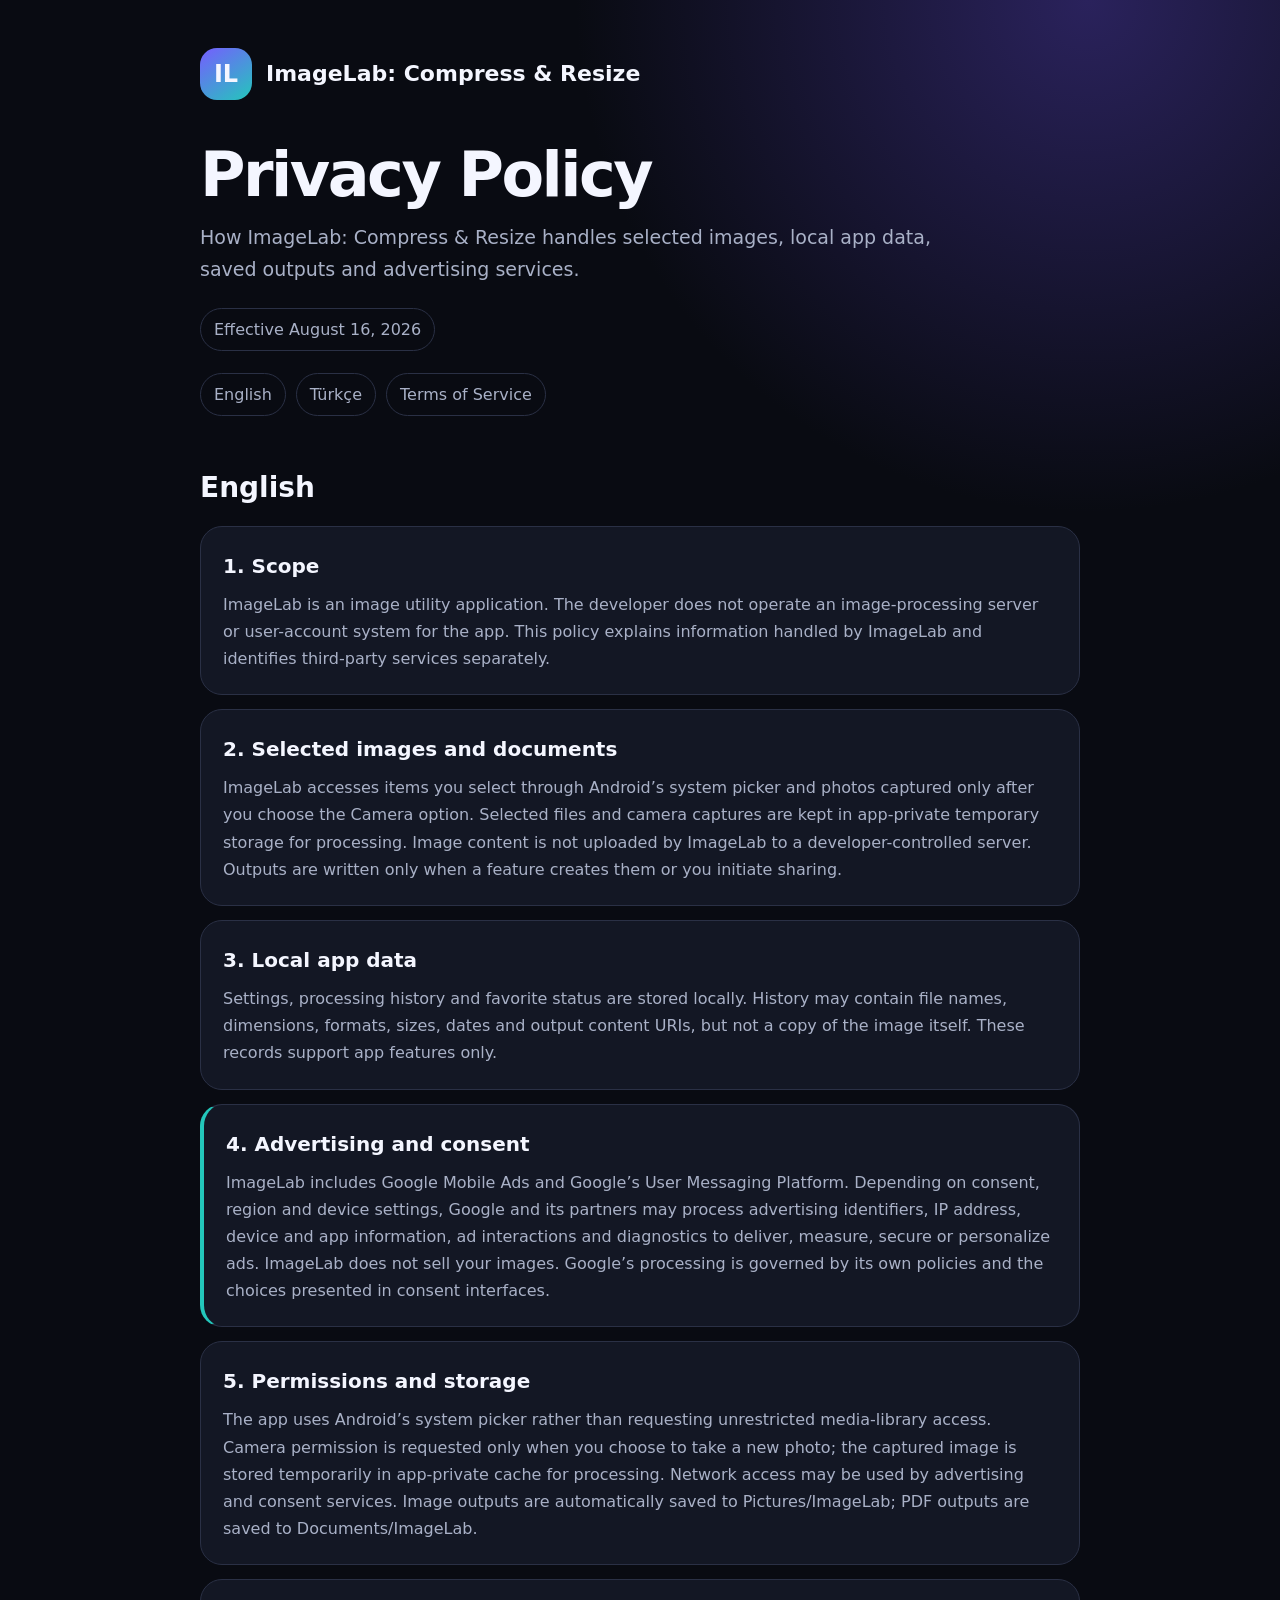
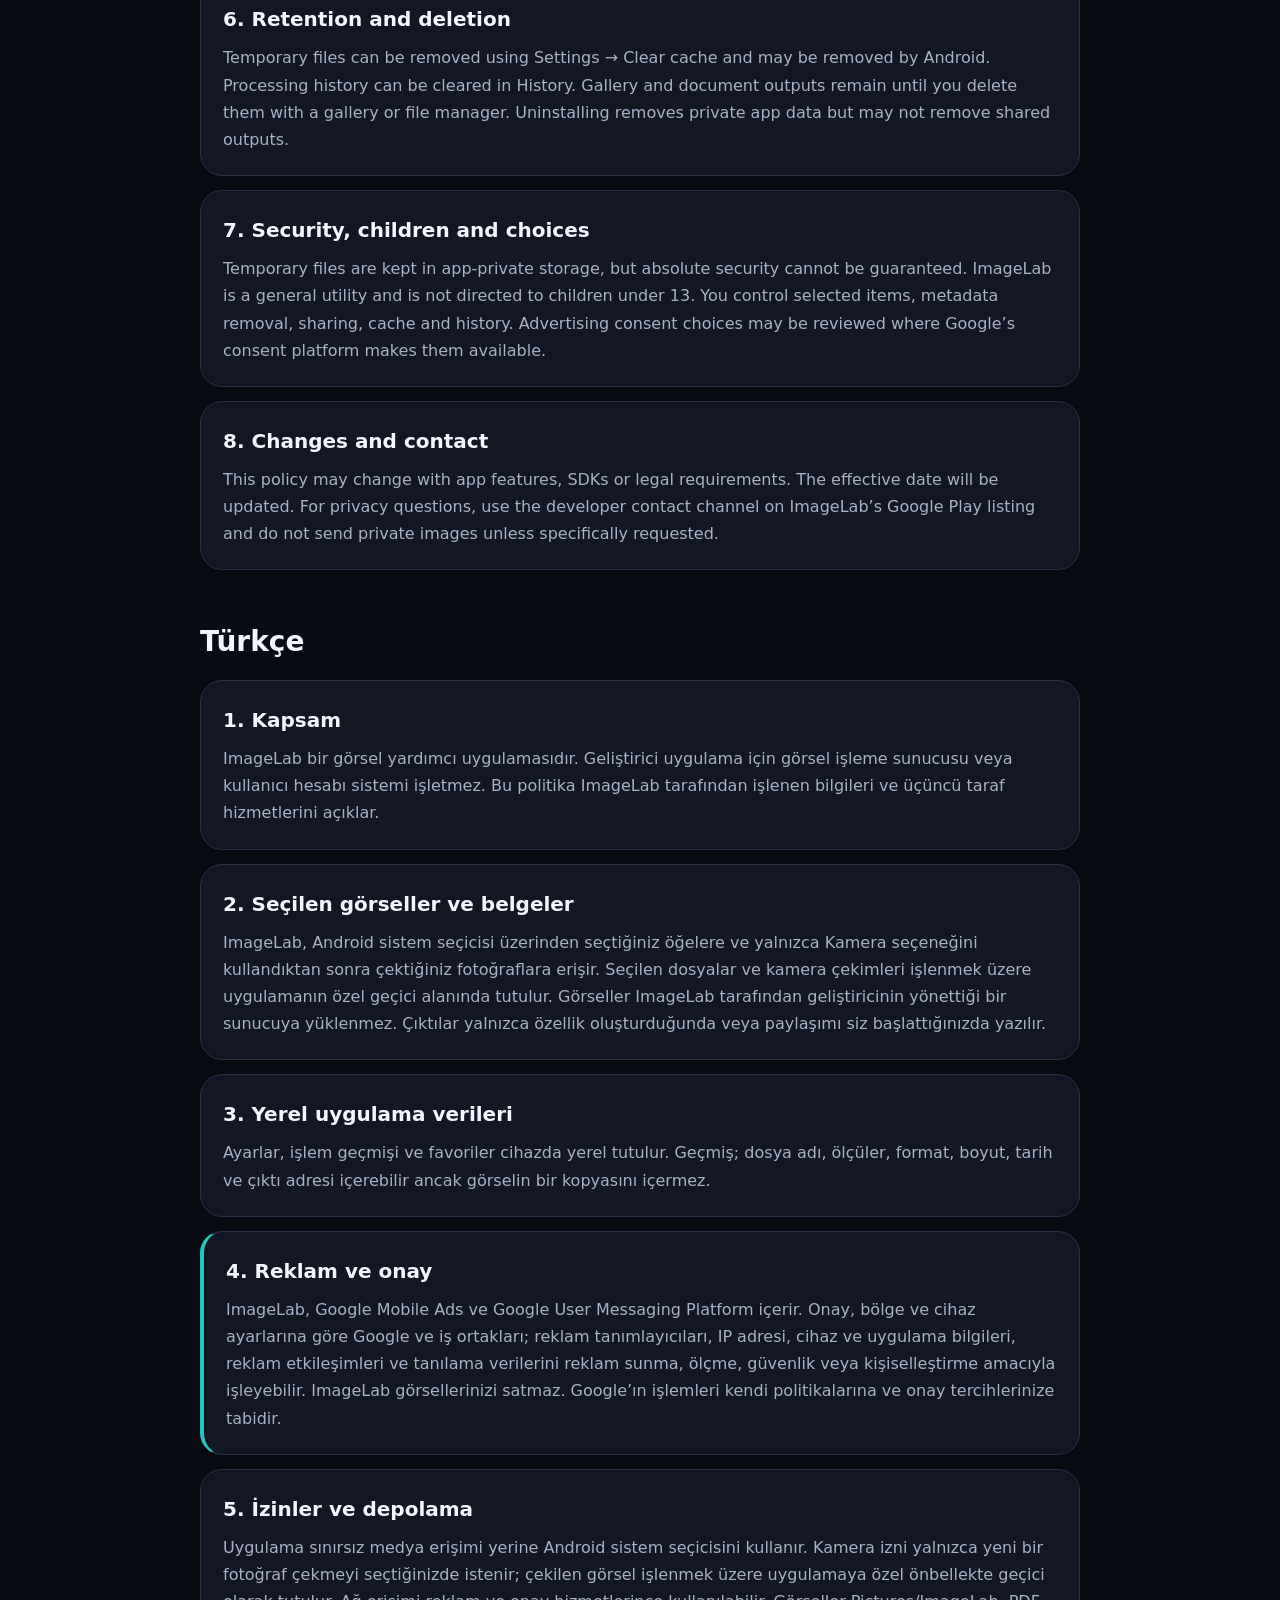
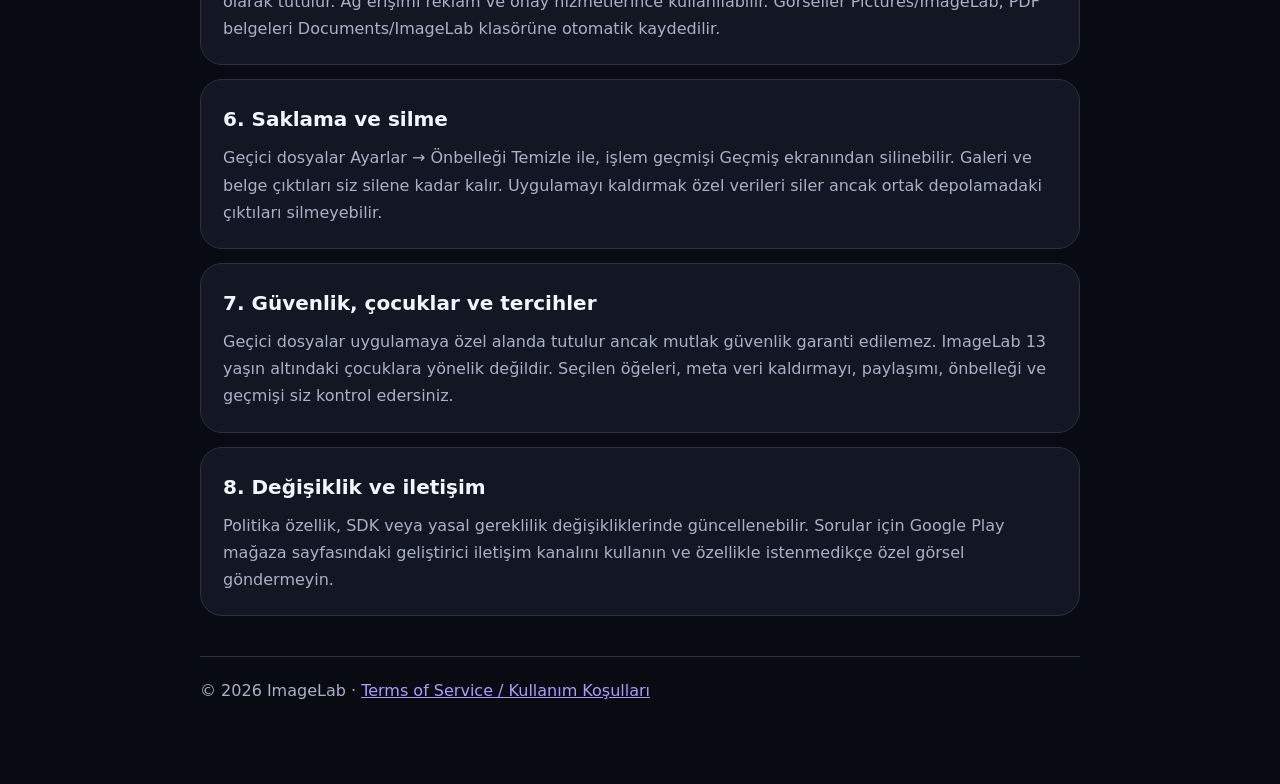
<file: index.html>
<!doctype html><html lang="en"><head><meta charset="utf-8"><meta name="viewport" content="width=device-width,initial-scale=1"><title>ImageLab: Compress &amp; Resize Privacy Policy</title><meta name="description" content="Privacy Policy for ImageLab: Compress &amp; Resize"><link rel="stylesheet" href="styles.css"></head><body><main>
<header><div class="brand"><div class="mark">IL</div><div><strong>ImageLab: Compress &amp; Resize</strong></div></div><h1>Privacy Policy</h1><p class="lead">How ImageLab: Compress &amp; Resize handles selected images, local app data, saved outputs and advertising services.</p><div class="meta"><span class="pill">Effective August 16, 2026</span></div><nav class="langnav"><a href="#english">English</a><a href="#turkce">Türkçe</a><a href="terms-of-service.html">Terms of Service</a></nav></header>
<h2 class="language-title" id="english">English</h2>
<section><h2>1. Scope</h2><p>ImageLab is an image utility application. The developer does not operate an image-processing server or user-account system for the app. This policy explains information handled by ImageLab and identifies third-party services separately.</p></section>
<section><h2>2. Selected images and documents</h2><p>ImageLab accesses items you select through Android’s system picker and photos captured only after you choose the Camera option. Selected files and camera captures are kept in app-private temporary storage for processing. Image content is not uploaded by ImageLab to a developer-controlled server. Outputs are written only when a feature creates them or you initiate sharing.</p></section>
<section><h2>3. Local app data</h2><p>Settings, processing history and favorite status are stored locally. History may contain file names, dimensions, formats, sizes, dates and output content URIs, but not a copy of the image itself. These records support app features only.</p></section>
<section class="notice"><h2>4. Advertising and consent</h2><p>ImageLab includes Google Mobile Ads and Google’s User Messaging Platform. Depending on consent, region and device settings, Google and its partners may process advertising identifiers, IP address, device and app information, ad interactions and diagnostics to deliver, measure, secure or personalize ads. ImageLab does not sell your images. Google’s processing is governed by its own policies and the choices presented in consent interfaces.</p></section>
<section><h2>5. Permissions and storage</h2><p>The app uses Android’s system picker rather than requesting unrestricted media-library access. Camera permission is requested only when you choose to take a new photo; the captured image is stored temporarily in app-private cache for processing. Network access may be used by advertising and consent services. Image outputs are automatically saved to Pictures/ImageLab; PDF outputs are saved to Documents/ImageLab.</p></section>
<section><h2>6. Retention and deletion</h2><p>Temporary files can be removed using Settings → Clear cache and may be removed by Android. Processing history can be cleared in History. Gallery and document outputs remain until you delete them with a gallery or file manager. Uninstalling removes private app data but may not remove shared outputs.</p></section>
<section><h2>7. Security, children and choices</h2><p>Temporary files are kept in app-private storage, but absolute security cannot be guaranteed. ImageLab is a general utility and is not directed to children under 13. You control selected items, metadata removal, sharing, cache and history. Advertising consent choices may be reviewed where Google’s consent platform makes them available.</p></section>
<section><h2>8. Changes and contact</h2><p>This policy may change with app features, SDKs or legal requirements. The effective date will be updated. For privacy questions, use the developer contact channel on ImageLab’s Google Play listing and do not send private images unless specifically requested.</p></section>
<h2 class="language-title" id="turkce">Türkçe</h2>
<section><h2>1. Kapsam</h2><p>ImageLab bir görsel yardımcı uygulamasıdır. Geliştirici uygulama için görsel işleme sunucusu veya kullanıcı hesabı sistemi işletmez. Bu politika ImageLab tarafından işlenen bilgileri ve üçüncü taraf hizmetlerini açıklar.</p></section>
<section><h2>2. Seçilen görseller ve belgeler</h2><p>ImageLab, Android sistem seçicisi üzerinden seçtiğiniz öğelere ve yalnızca Kamera seçeneğini kullandıktan sonra çektiğiniz fotoğraflara erişir. Seçilen dosyalar ve kamera çekimleri işlenmek üzere uygulamanın özel geçici alanında tutulur. Görseller ImageLab tarafından geliştiricinin yönettiği bir sunucuya yüklenmez. Çıktılar yalnızca özellik oluşturduğunda veya paylaşımı siz başlattığınızda yazılır.</p></section>
<section><h2>3. Yerel uygulama verileri</h2><p>Ayarlar, işlem geçmişi ve favoriler cihazda yerel tutulur. Geçmiş; dosya adı, ölçüler, format, boyut, tarih ve çıktı adresi içerebilir ancak görselin bir kopyasını içermez.</p></section>
<section class="notice"><h2>4. Reklam ve onay</h2><p>ImageLab, Google Mobile Ads ve Google User Messaging Platform içerir. Onay, bölge ve cihaz ayarlarına göre Google ve iş ortakları; reklam tanımlayıcıları, IP adresi, cihaz ve uygulama bilgileri, reklam etkileşimleri ve tanılama verilerini reklam sunma, ölçme, güvenlik veya kişiselleştirme amacıyla işleyebilir. ImageLab görsellerinizi satmaz. Google’ın işlemleri kendi politikalarına ve onay tercihlerinize tabidir.</p></section>
<section><h2>5. İzinler ve depolama</h2><p>Uygulama sınırsız medya erişimi yerine Android sistem seçicisini kullanır. Kamera izni yalnızca yeni bir fotoğraf çekmeyi seçtiğinizde istenir; çekilen görsel işlenmek üzere uygulamaya özel önbellekte geçici olarak tutulur. Ağ erişimi reklam ve onay hizmetlerince kullanılabilir. Görseller Pictures/ImageLab, PDF belgeleri Documents/ImageLab klasörüne otomatik kaydedilir.</p></section>
<section><h2>6. Saklama ve silme</h2><p>Geçici dosyalar Ayarlar → Önbelleği Temizle ile, işlem geçmişi Geçmiş ekranından silinebilir. Galeri ve belge çıktıları siz silene kadar kalır. Uygulamayı kaldırmak özel verileri siler ancak ortak depolamadaki çıktıları silmeyebilir.</p></section>
<section><h2>7. Güvenlik, çocuklar ve tercihler</h2><p>Geçici dosyalar uygulamaya özel alanda tutulur ancak mutlak güvenlik garanti edilemez. ImageLab 13 yaşın altındaki çocuklara yönelik değildir. Seçilen öğeleri, meta veri kaldırmayı, paylaşımı, önbelleği ve geçmişi siz kontrol edersiniz.</p></section>
<section><h2>8. Değişiklik ve iletişim</h2><p>Politika özellik, SDK veya yasal gereklilik değişikliklerinde güncellenebilir. Sorular için Google Play mağaza sayfasındaki geliştirici iletişim kanalını kullanın ve özellikle istenmedikçe özel görsel göndermeyin.</p></section>
<footer>© 2026 ImageLab · <a href="terms-of-service.html">Terms of Service / Kullanım Koşulları</a></footer></main></body></html>
</file>
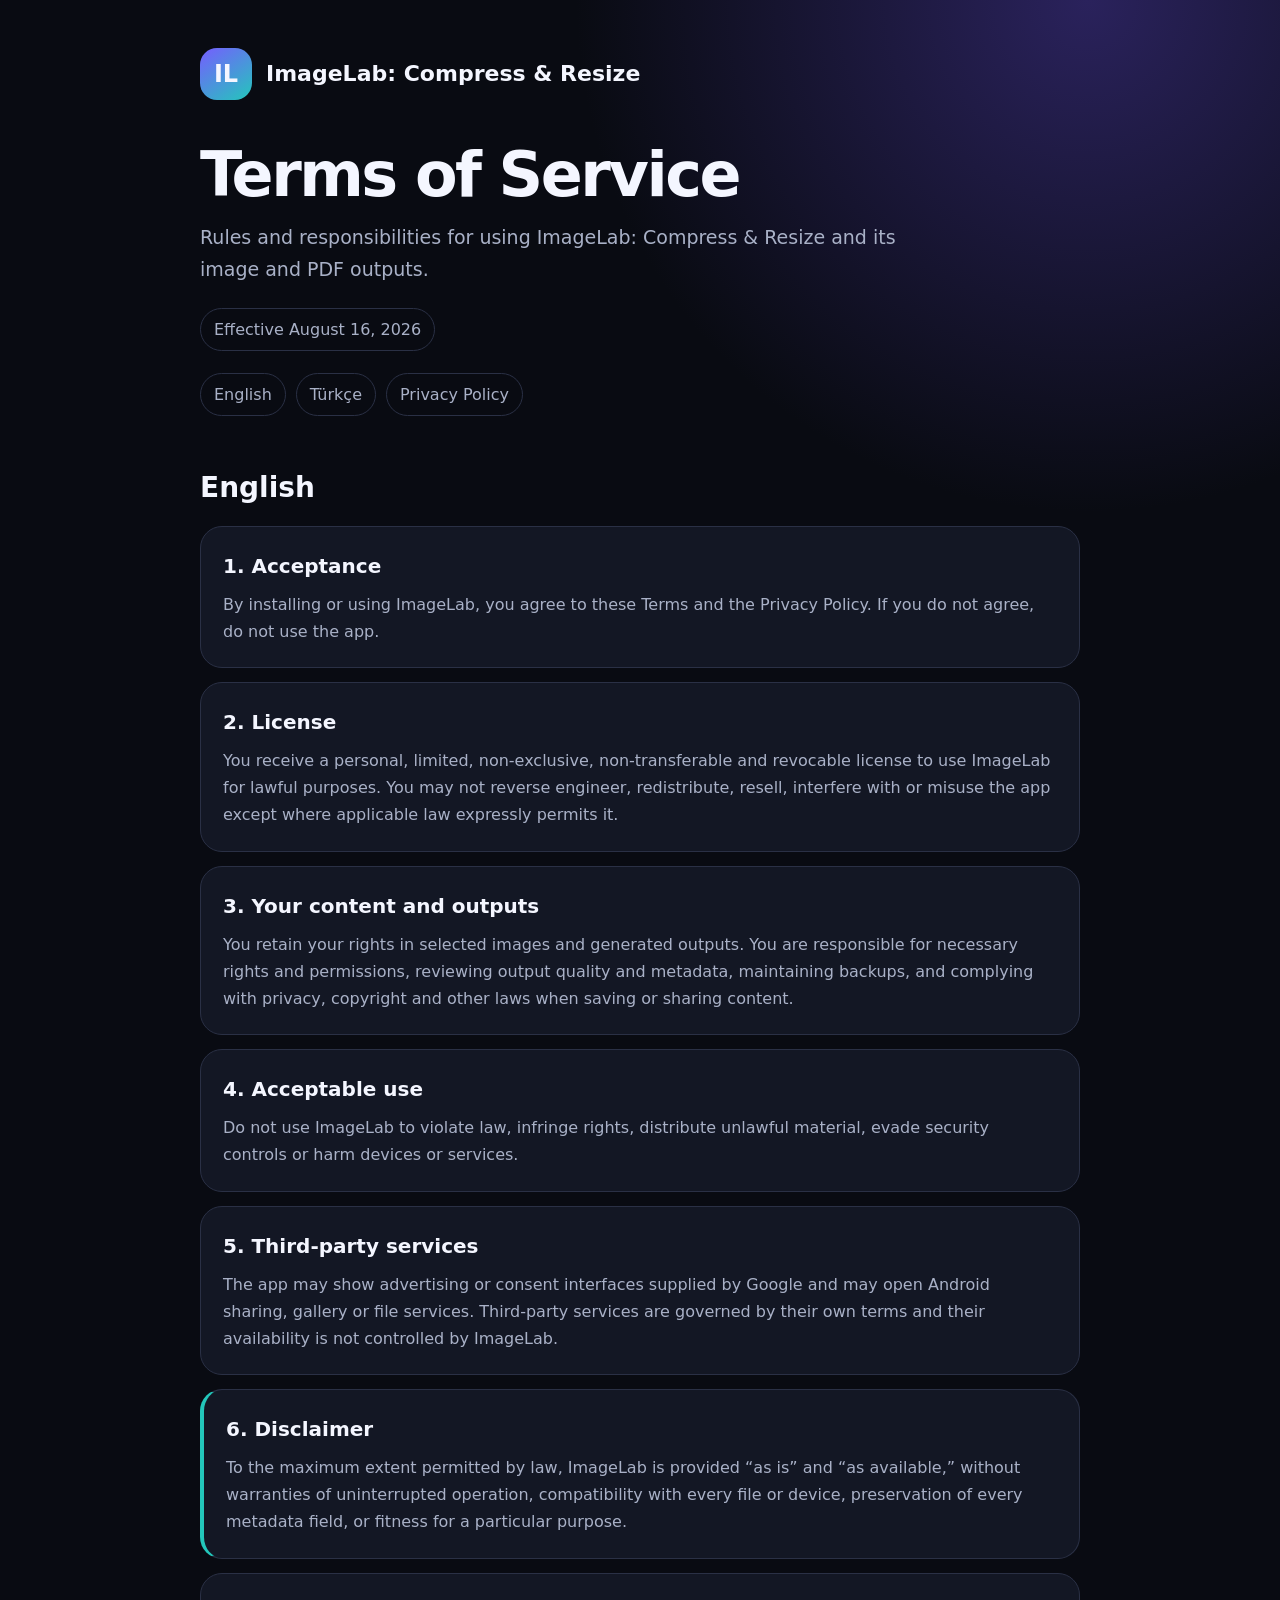
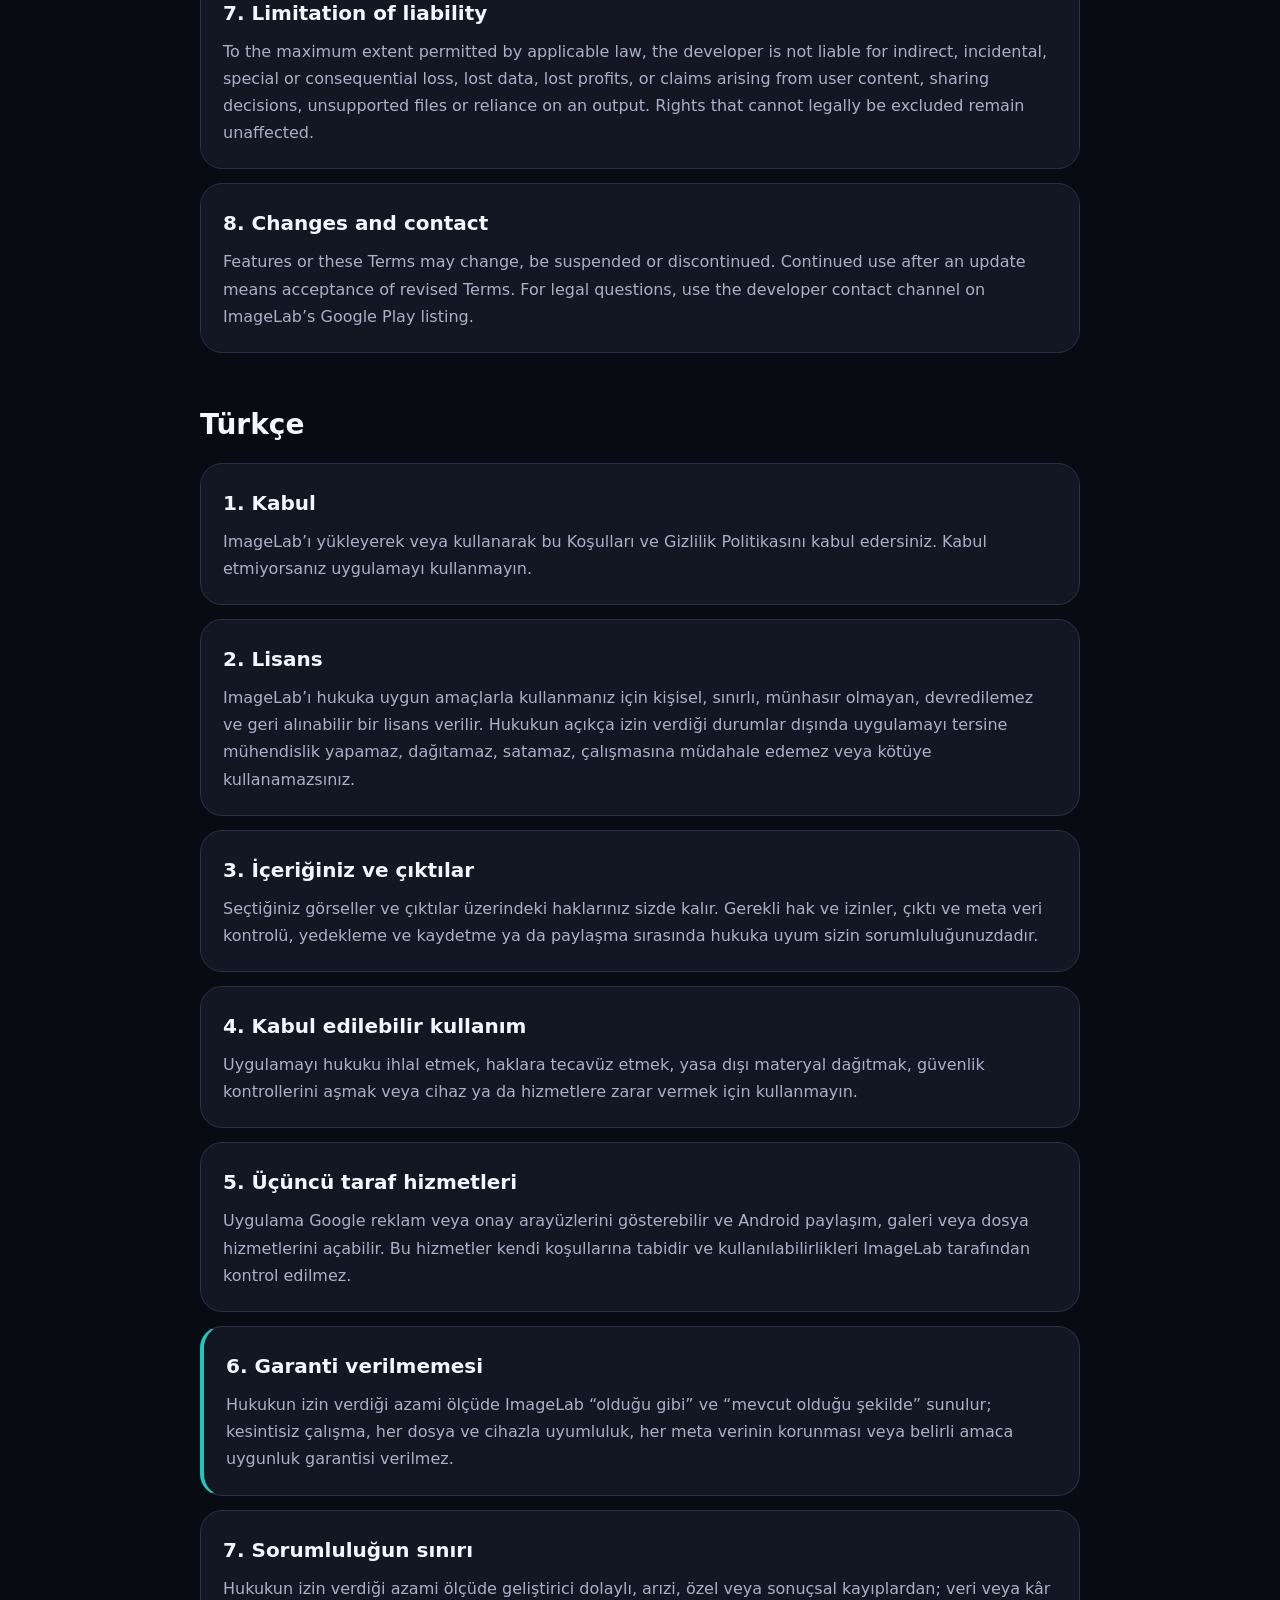
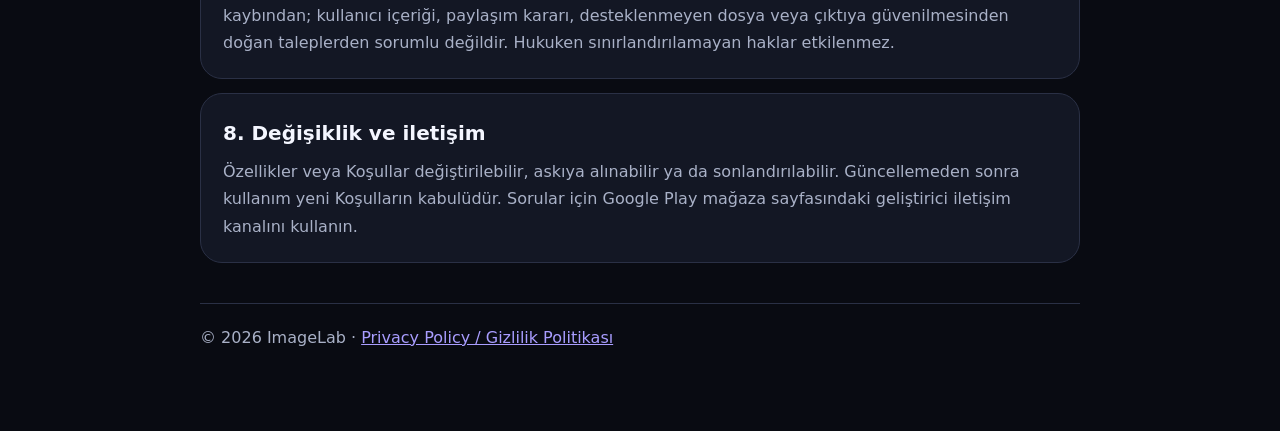
<file: terms-of-service.html>
<!doctype html><html lang="en"><head><meta charset="utf-8"><meta name="viewport" content="width=device-width,initial-scale=1"><title>ImageLab: Compress &amp; Resize Terms of Service</title><meta name="description" content="Terms of Service for ImageLab: Compress &amp; Resize"><link rel="stylesheet" href="styles.css"></head><body><main>
<header><div class="brand"><div class="mark">IL</div><div><strong>ImageLab: Compress &amp; Resize</strong></div></div><h1>Terms of Service</h1><p class="lead">Rules and responsibilities for using ImageLab: Compress &amp; Resize and its image and PDF outputs.</p><div class="meta"><span class="pill">Effective August 16, 2026</span></div><nav class="langnav"><a href="#english">English</a><a href="#turkce">Türkçe</a><a href="index.html">Privacy Policy</a></nav></header>
<h2 class="language-title" id="english">English</h2>
<section><h2>1. Acceptance</h2><p>By installing or using ImageLab, you agree to these Terms and the Privacy Policy. If you do not agree, do not use the app.</p></section>
<section><h2>2. License</h2><p>You receive a personal, limited, non-exclusive, non-transferable and revocable license to use ImageLab for lawful purposes. You may not reverse engineer, redistribute, resell, interfere with or misuse the app except where applicable law expressly permits it.</p></section>
<section><h2>3. Your content and outputs</h2><p>You retain your rights in selected images and generated outputs. You are responsible for necessary rights and permissions, reviewing output quality and metadata, maintaining backups, and complying with privacy, copyright and other laws when saving or sharing content.</p></section>
<section><h2>4. Acceptable use</h2><p>Do not use ImageLab to violate law, infringe rights, distribute unlawful material, evade security controls or harm devices or services.</p></section>
<section><h2>5. Third-party services</h2><p>The app may show advertising or consent interfaces supplied by Google and may open Android sharing, gallery or file services. Third-party services are governed by their own terms and their availability is not controlled by ImageLab.</p></section>
<section class="notice"><h2>6. Disclaimer</h2><p>To the maximum extent permitted by law, ImageLab is provided “as is” and “as available,” without warranties of uninterrupted operation, compatibility with every file or device, preservation of every metadata field, or fitness for a particular purpose.</p></section>
<section><h2>7. Limitation of liability</h2><p>To the maximum extent permitted by applicable law, the developer is not liable for indirect, incidental, special or consequential loss, lost data, lost profits, or claims arising from user content, sharing decisions, unsupported files or reliance on an output. Rights that cannot legally be excluded remain unaffected.</p></section>
<section><h2>8. Changes and contact</h2><p>Features or these Terms may change, be suspended or discontinued. Continued use after an update means acceptance of revised Terms. For legal questions, use the developer contact channel on ImageLab’s Google Play listing.</p></section>
<h2 class="language-title" id="turkce">Türkçe</h2>
<section><h2>1. Kabul</h2><p>ImageLab’ı yükleyerek veya kullanarak bu Koşulları ve Gizlilik Politikasını kabul edersiniz. Kabul etmiyorsanız uygulamayı kullanmayın.</p></section>
<section><h2>2. Lisans</h2><p>ImageLab’ı hukuka uygun amaçlarla kullanmanız için kişisel, sınırlı, münhasır olmayan, devredilemez ve geri alınabilir bir lisans verilir. Hukukun açıkça izin verdiği durumlar dışında uygulamayı tersine mühendislik yapamaz, dağıtamaz, satamaz, çalışmasına müdahale edemez veya kötüye kullanamazsınız.</p></section>
<section><h2>3. İçeriğiniz ve çıktılar</h2><p>Seçtiğiniz görseller ve çıktılar üzerindeki haklarınız sizde kalır. Gerekli hak ve izinler, çıktı ve meta veri kontrolü, yedekleme ve kaydetme ya da paylaşma sırasında hukuka uyum sizin sorumluluğunuzdadır.</p></section>
<section><h2>4. Kabul edilebilir kullanım</h2><p>Uygulamayı hukuku ihlal etmek, haklara tecavüz etmek, yasa dışı materyal dağıtmak, güvenlik kontrollerini aşmak veya cihaz ya da hizmetlere zarar vermek için kullanmayın.</p></section>
<section><h2>5. Üçüncü taraf hizmetleri</h2><p>Uygulama Google reklam veya onay arayüzlerini gösterebilir ve Android paylaşım, galeri veya dosya hizmetlerini açabilir. Bu hizmetler kendi koşullarına tabidir ve kullanılabilirlikleri ImageLab tarafından kontrol edilmez.</p></section>
<section class="notice"><h2>6. Garanti verilmemesi</h2><p>Hukukun izin verdiği azami ölçüde ImageLab “olduğu gibi” ve “mevcut olduğu şekilde” sunulur; kesintisiz çalışma, her dosya ve cihazla uyumluluk, her meta verinin korunması veya belirli amaca uygunluk garantisi verilmez.</p></section>
<section><h2>7. Sorumluluğun sınırı</h2><p>Hukukun izin verdiği azami ölçüde geliştirici dolaylı, arızi, özel veya sonuçsal kayıplardan; veri veya kâr kaybından; kullanıcı içeriği, paylaşım kararı, desteklenmeyen dosya veya çıktıya güvenilmesinden doğan taleplerden sorumlu değildir. Hukuken sınırlandırılamayan haklar etkilenmez.</p></section>
<section><h2>8. Değişiklik ve iletişim</h2><p>Özellikler veya Koşullar değiştirilebilir, askıya alınabilir ya da sonlandırılabilir. Güncellemeden sonra kullanım yeni Koşulların kabulüdür. Sorular için Google Play mağaza sayfasındaki geliştirici iletişim kanalını kullanın.</p></section>
<footer>© 2026 ImageLab · <a href="index.html">Privacy Policy / Gizlilik Politikası</a></footer></main></body></html>
</file>
<file: styles.css>
:root{color-scheme:dark;--bg:#090b12;--card:#141827;--text:#f4f6ff;--muted:#a9b1c7;--line:#2a3045;--accent:#765dff;--accent2:#23c7bb}*{box-sizing:border-box}body{margin:0;background:radial-gradient(circle at 85% 0,#2a225c 0,transparent 32rem),var(--bg);color:var(--text);font:16px/1.7 Inter,system-ui,-apple-system,"Segoe UI",sans-serif}main{max-width:920px;margin:auto;padding:48px 20px 80px}.brand{display:flex;align-items:center;gap:14px;margin-bottom:42px}.mark{width:52px;height:52px;border-radius:17px;display:grid;place-items:center;background:linear-gradient(145deg,var(--accent),var(--accent2));font-weight:900;font-size:24px}.brand strong{font-size:22px}.brand small{display:block;color:var(--muted)}h1{font-size:clamp(34px,7vw,62px);line-height:1.05;margin:0 0 14px;letter-spacing:-.04em}.lead{font-size:19px;color:var(--muted);max-width:760px}.meta,.langnav{display:flex;gap:10px;flex-wrap:wrap;margin:22px 0}.pill,.langnav a{border:1px solid var(--line);border-radius:999px;padding:7px 13px;color:var(--muted);text-decoration:none}.langnav a:hover{border-color:var(--accent);color:var(--text)}section{background:color-mix(in srgb,var(--card) 92%,transparent);border:1px solid var(--line);border-radius:22px;padding:22px;margin:14px 0}h2{font-size:20px;margin:0 0 8px}p{margin:0;color:var(--muted)}.language-title{margin:48px 0 12px;font-size:28px}.notice{border-left:4px solid var(--accent2)}footer{color:var(--muted);margin-top:40px;padding-top:20px;border-top:1px solid var(--line)}a{color:#a99dff}@media(max-width:600px){main{padding-top:28px}section{padding:18px;border-radius:18px}}
</file>
